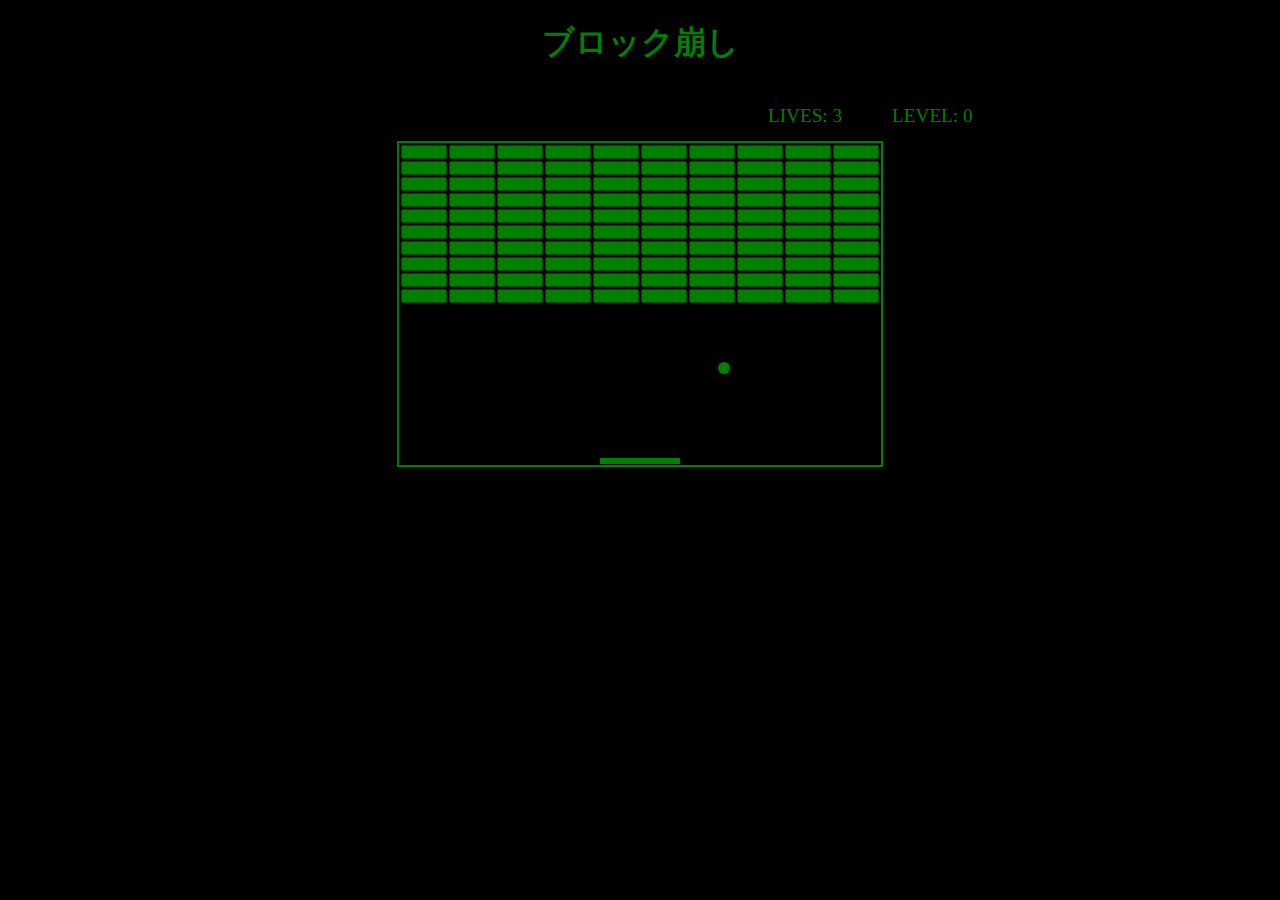
<file: projects/building-block-scrabble/index.html>
<!DOCTYPE html>
<html lang="en">
<head>
    <meta charset="UTF-8">
    <meta name="viewport" content="width=device-width, initial-scale=1.0">
    <title>Building block scrabble</title>
    <link rel="stylesheet" href="style.css">
    <link rel="shortcut icon" href="../icon.ico" type="image/x-icon">
</head>
<body>
    <h1 class="title">ブロック崩し</h1>
    <br>
    <div class="status">
        LIVES:&nbsp;
        <div id="lives">3</div>
        <div style="width: 50px;"></div>
        LEVEL:&nbsp;
        <div id="level">0</div>
    </div>
    <br><br>
    <canvas class="canvas" id="canvas" width="480" height="320"></canvas>
    <script src="script.js"></script>
</body>
</html>
</file>
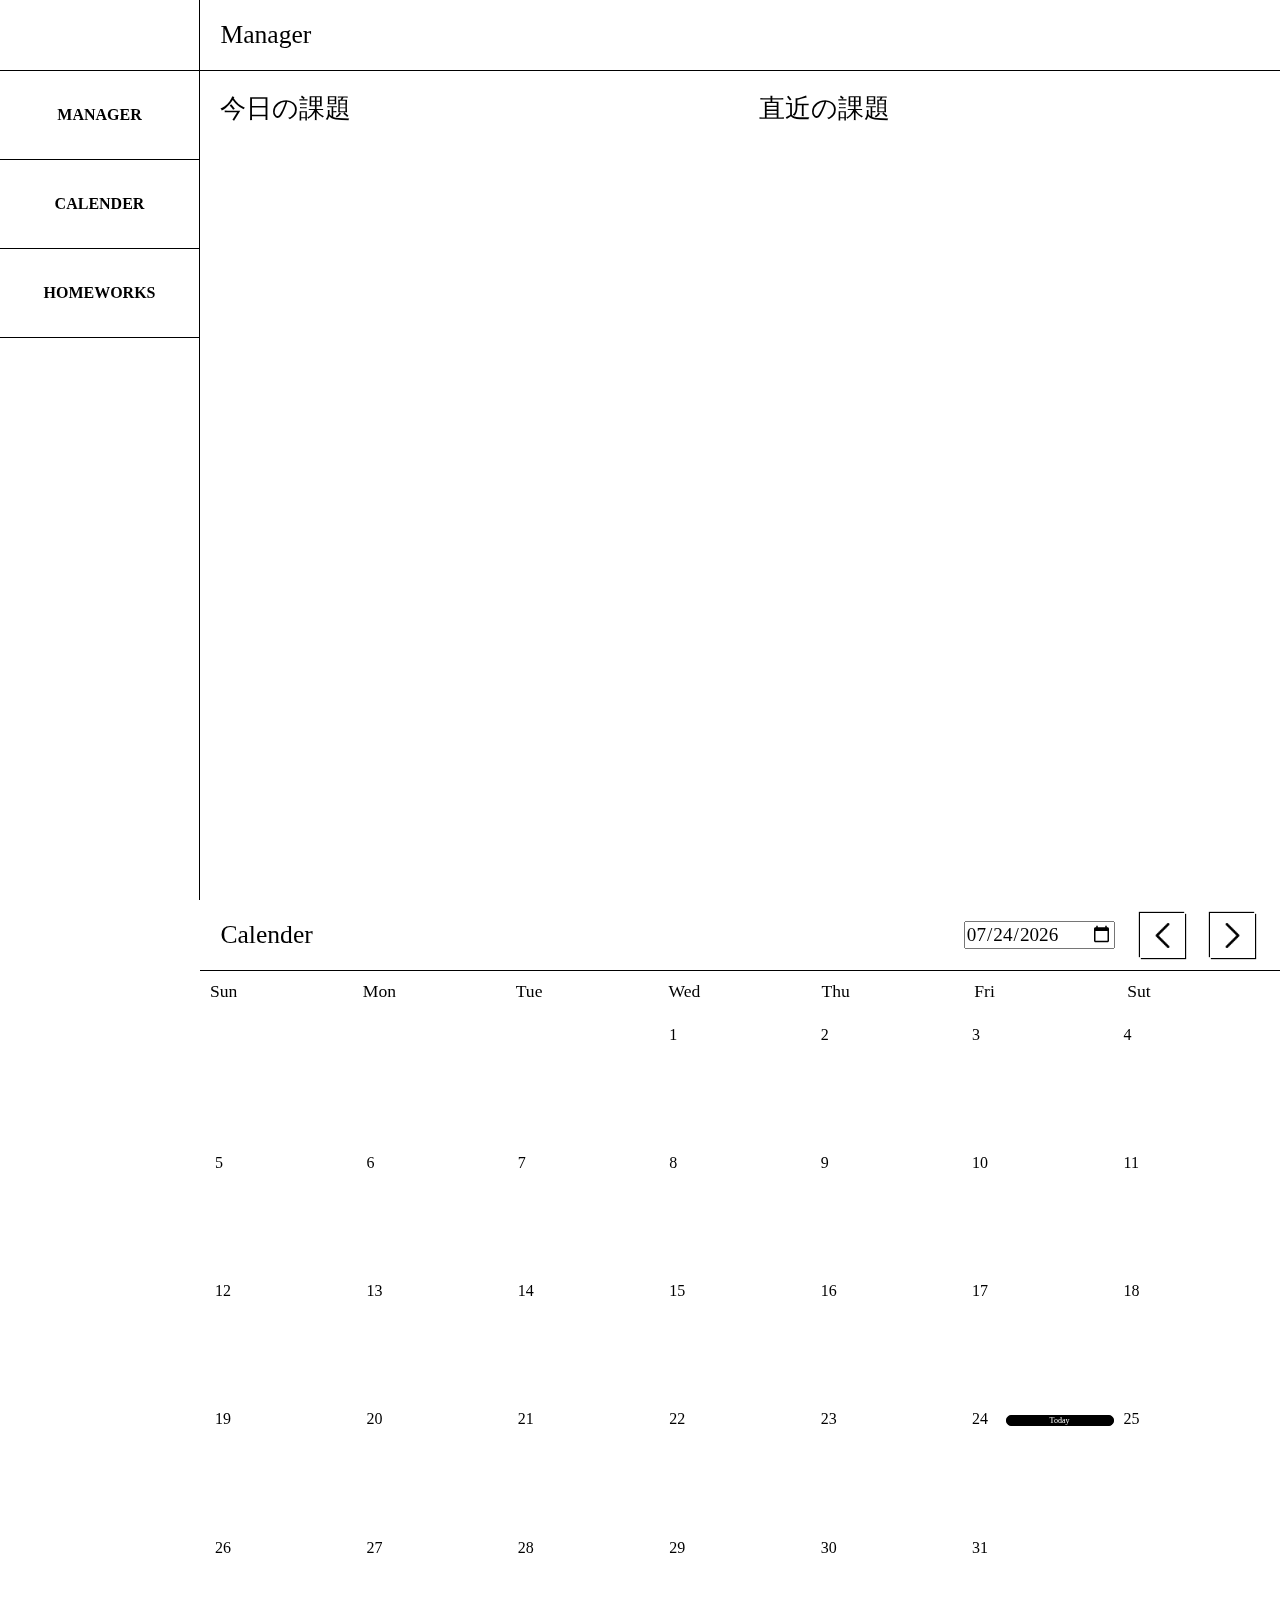
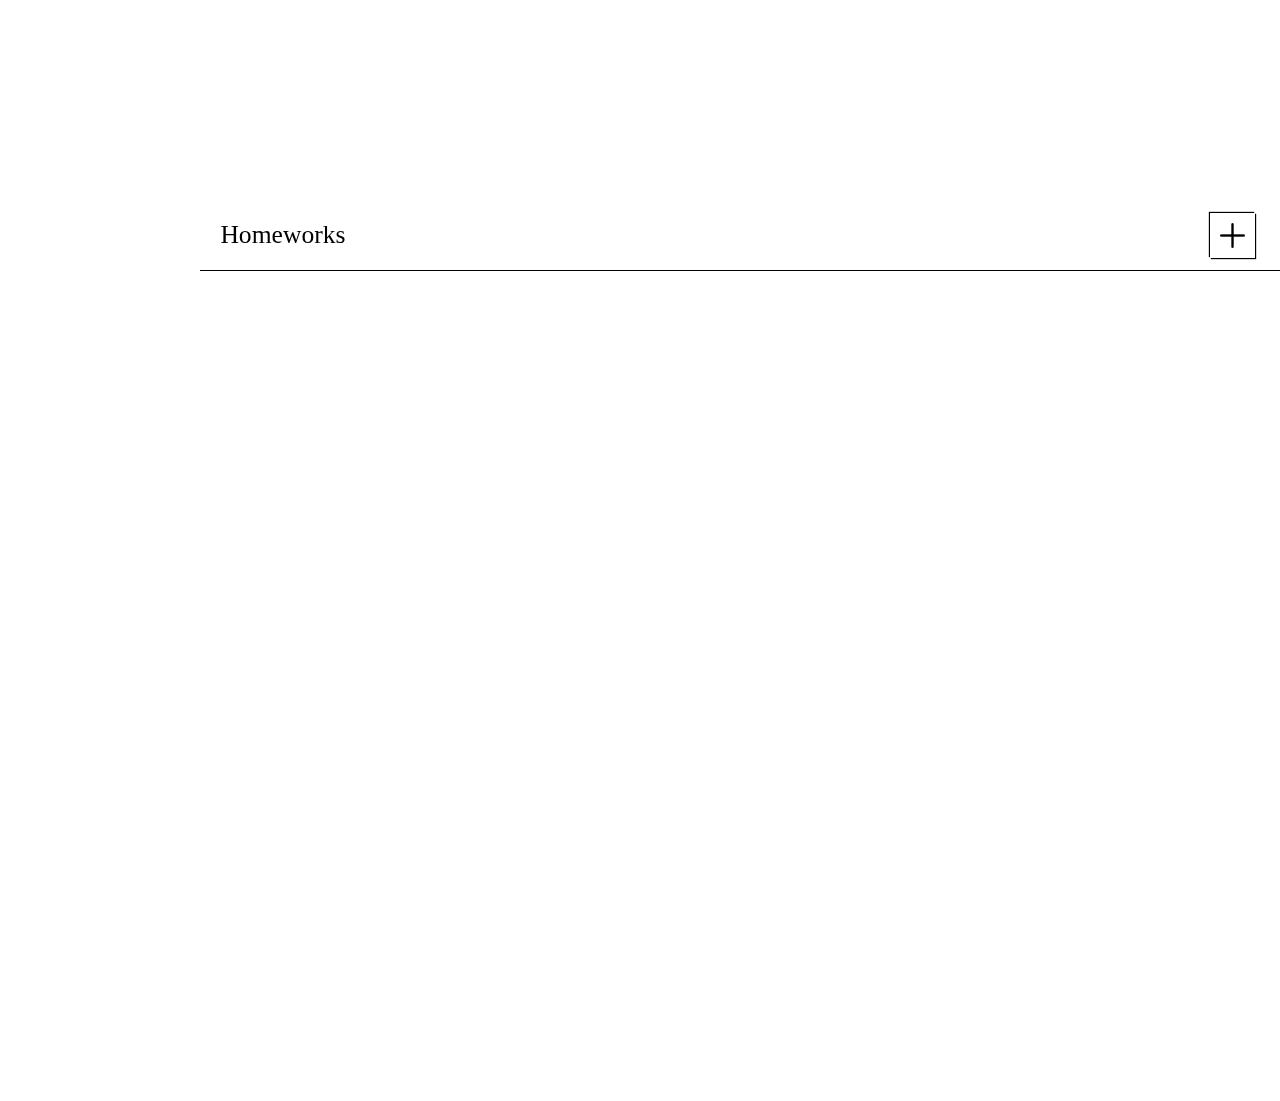
<file: projects/report-manager/index.html>
<!DOCTYPE html>
<html lang="en">
<head>
    <meta charset="UTF-8">
    <meta name="viewport" content="width=device-width, initial-scale=1.0">
    <title>Homework Manager</title>
    <link rel="stylesheet" href="style.css">
</head>
<body>
    <nav>
        <a href="#manager"><li>MANAGER</li></a>
        <a href="#calender"><li>CALENDER</li></a>
        <a href="#homeworks"><li>HOMEWORKS</li></a>
        <li></li>
    </nav>

    <section id="manager">
        <header>
            <div class="title">Manager</div>
        </header>
        
        <main>
            <div>
                <p class="title">今日の課題</p>
                <ul id="today-homework"></ul>
            </div>

            <div>
                <p class="title">直近の課題</p>
                <ul id="near-day-homework"></ul>
            </div>
        </main>
    </section>

    <section id="calender">
        <header>
            <div class="title">Calender</div>
            <div class="operation-bar">
                <input type="date" id="calender-input">
                <img onclick="changeMonth(-1)" src="img_s/back.png" alt="month to back">
                <img onclick="changeMonth(1)" src="img_s/fd.png" alt="month to followed">
            </div>
        </header>
        
        <main>
            <div class="day-container">
                <div class="day">Sun</div>
                <div class="day">Mon</div>
                <div class="day">Tue</div>
                <div class="day">Wed</div>
                <div class="day">Thu</div>
                <div class="day">Fri</div>
                <div class="day">Sut</div>
            </div>
            <div class="calender">

            </div>
        </main>
    </section>

    <section id="homeworks">
        <header>
            <div class="title">Homeworks</div>
            <div class="operation-bar">
                <img src="img_s/add.png" alt="add new homework" onclick="addHomeWork()">
            </div>
        </header>
        
        <main>
            <ul id="homework-list">
            </ul>
        </main>
    </section>

    <script src="script.js"></script>
</body>
</html>
</file>
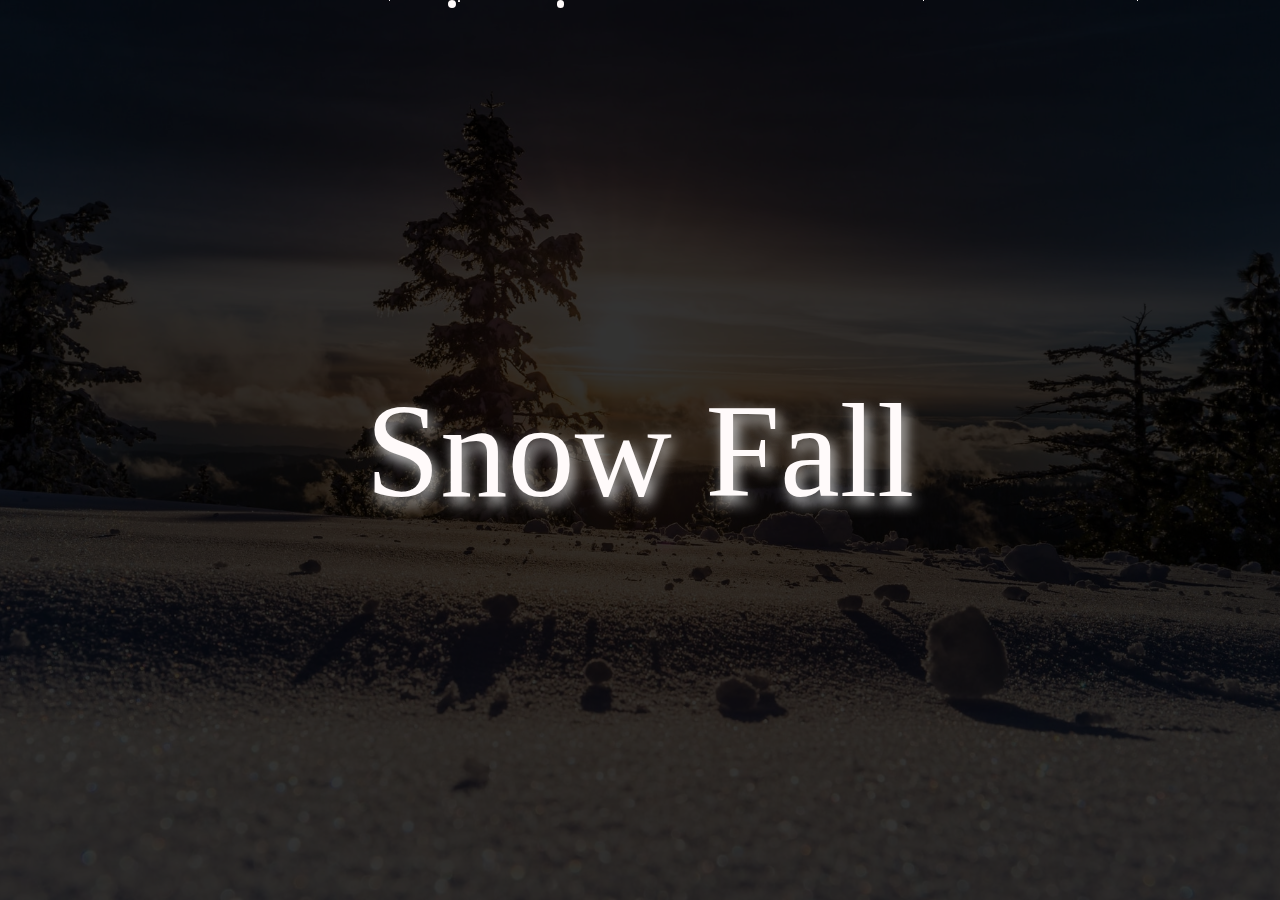
<file: projects/snow-fall-site/index.html>
<!DOCTYPE html>
<html lang="en">
<head>
    <meta charset="UTF-8">
    <meta name="viewport" content="width=device-width, initial-scale=1.0">
    <title>Snow Fall</title>
    <link rel="stylesheet" href="style.css">
</head>
<body>
    <div class="snow-container">
        <div class="title">Snow Fall</div>
    </div>
    <script src="script.js"></script>
</body>
</html>
</file>
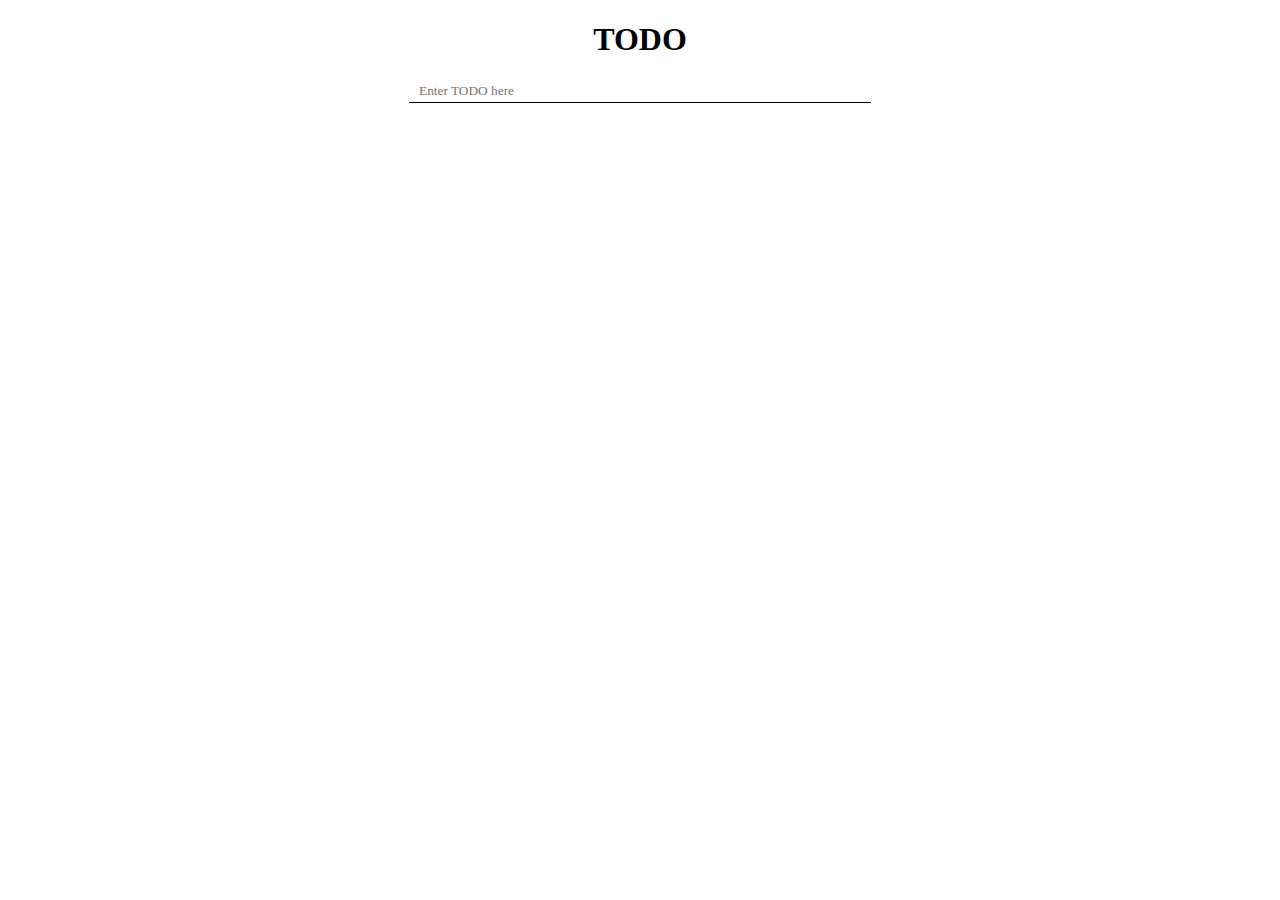
<file: projects/todo-app/index.html>
<!DOCTYPE html>
<html lang="en">
<head>
    <meta charset="UTF-8">
    <meta name="viewport" content="width=device-width, initial-scale=1.0">
    <title>TODO</title>
    <link rel="stylesheet" href="style.css">
    <link rel="shortcut icon" href="../icon.ico" type="image/x-icon">
</head>
<body>
    <h1 class="title">TODO</h1>
    <form action="" id="form">
        <input type="text" class="list" id="input" autocomplete="off" placeholder="Enter TODO here">
    </form>
    <br>
    <ul class="list-container" id="list-container"></ul>
    <script src="script.js"></script>
</body>
</html>
</file>
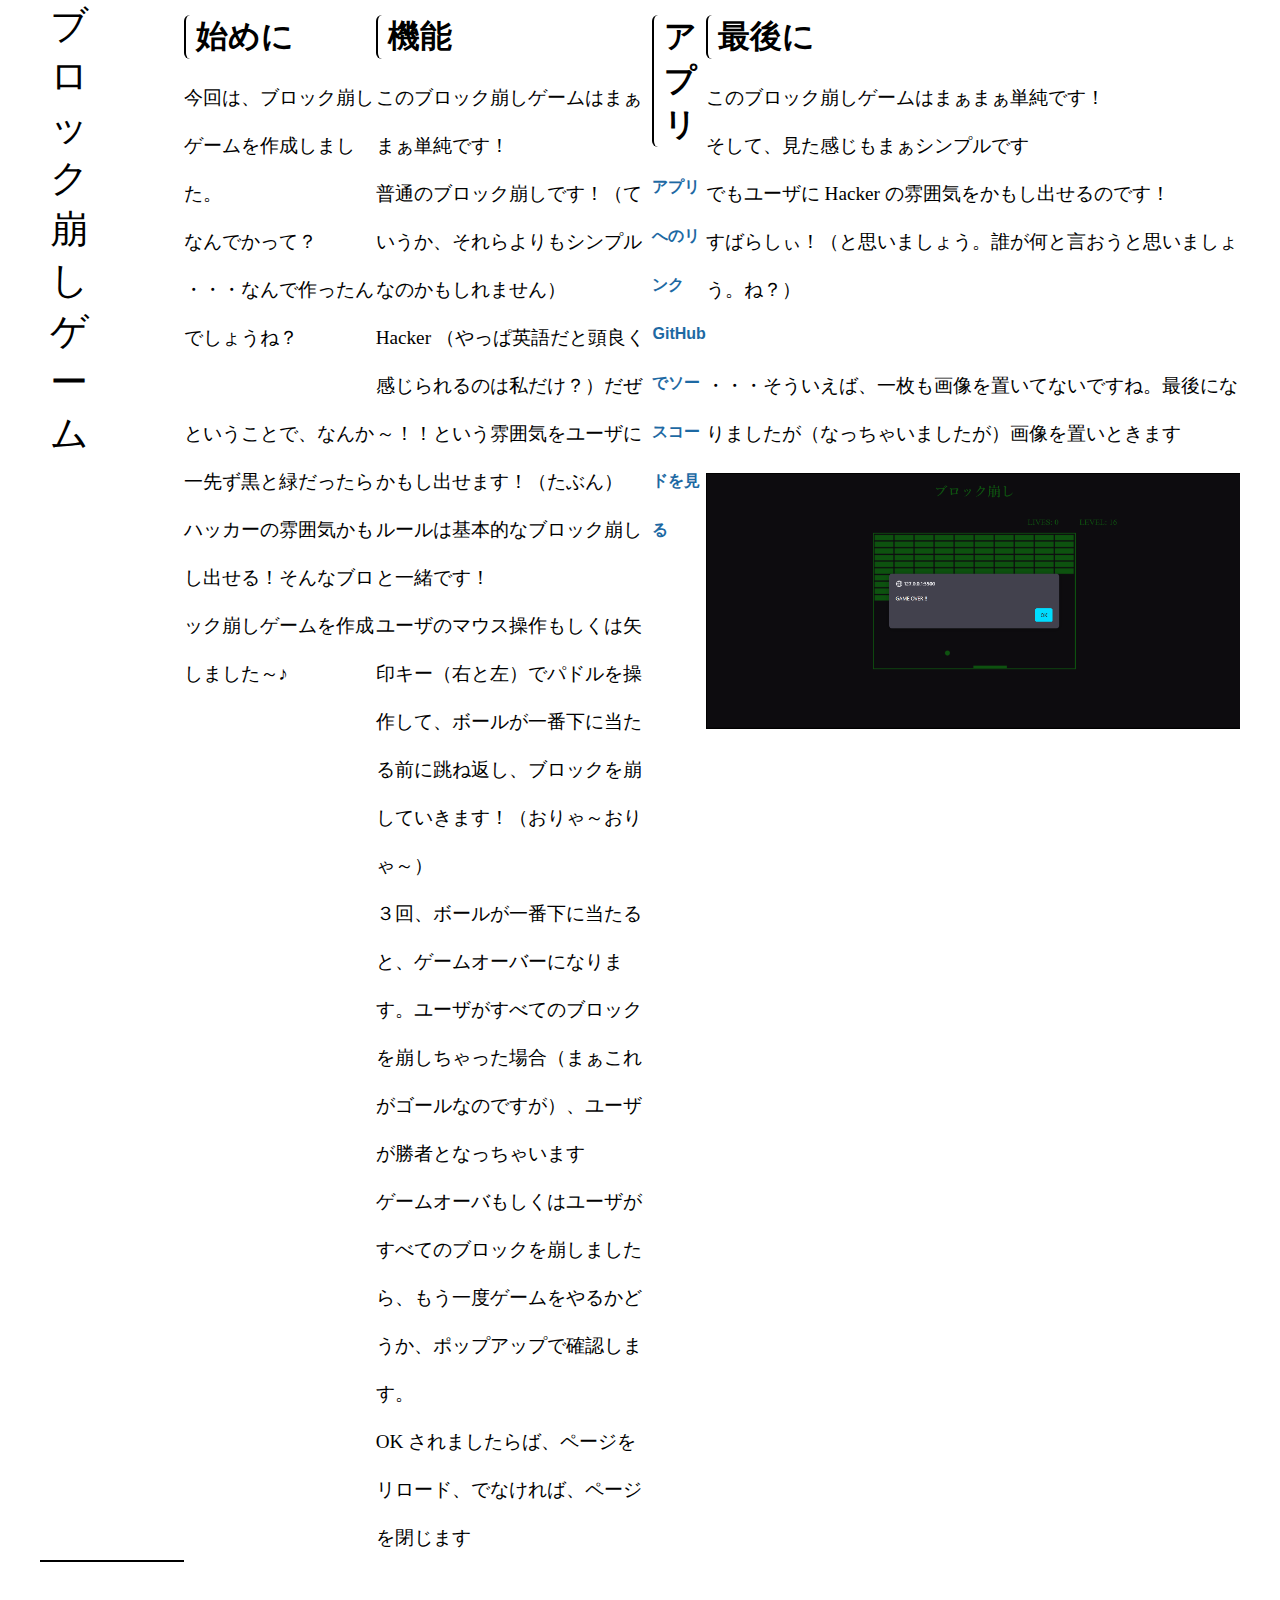
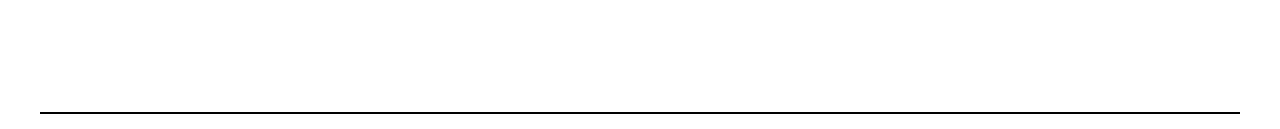
<file: projects/building-block-scrabble/blog.html>
<!DOCTYPE html>
<html lang="en">
<head>
    <meta charset="UTF-8">
    <meta name="viewport" content="width=device-width, initial-scale=1.0">
    <title>ブロック崩しゲーム</title>
    <link rel="stylesheet" href="../style.css">
    <link rel="shortcut icon" href="../icon.ico" type="image/x-icon">
</head>
<body>
    <main>
        <div class="title">ブロック崩しゲーム</div>
        <section>
            <h1>始めに</h1>
            <p>
                今回は、ブロック崩しゲームを作成しました。<br>
                なんでかって？<br>
                ・・・なんで作ったんでしょうね？<br>
                <br>
                ということで、なんか一先ず黒と緑だったらハッカーの雰囲気かもし出せる！そんなブロック崩しゲームを作成しました～♪
            </p>
        </section>
        <section>
            <h1>機能</h1>
            <p>
                このブロック崩しゲームはまぁまぁ単純です！<br>
                普通のブロック崩しです！（ていうか、それらよりもシンプルなのかもしれません）<br>
                Hacker （やっぱ英語だと頭良く感じられるのは私だけ？）だぜ～！！という雰囲気をユーザにかもし出せます！（たぶん）<br>
                ルールは基本的なブロック崩しと一緒です！<br>
                ユーザのマウス操作もしくは矢印キー（右と左）でパドルを操作して、ボールが一番下に当たる前に跳ね返し、ブロックを崩していきます！（おりゃ～おりゃ～）<br>
                ３回、ボールが一番下に当たると、ゲームオーバーになります。ユーザがすべてのブロックを崩しちゃった場合（まぁこれがゴールなのですが）、ユーザが勝者となっちゃいます<br>
                ゲームオーバもしくはユーザがすべてのブロックを崩しましたら、もう一度ゲームをやるかどうか、ポップアップで確認します。<br>
                OK されましたらば、ページをリロード、でなければ、ページを閉じます
            </p>
        </section>
        <section>
            <h1>アプリ</h1>
            <p>
                <a href="index.html">アプリへのリンク</a><br>
                <a href="https://github.com/chi1180/my-site/tree/main/projects/building-block-scrabble">GitHubでソースコードを見る</a><br>
            </p>
        </section>
        <section>
            <h1>最後に</h1>
            <p>
                このブロック崩しゲームはまぁまぁ単純です！<br>
                そして、見た感じもまぁシンプルです<br>
                でもユーザに Hacker の雰囲気をかもし出せるのです！<br>
                すばらしぃ！（と思いましょう。誰が何と言おうと思いましょう。ね？）<br>
                <br>
                ・・・そういえば、一枚も画像を置いてないですね。最後になりましたが（なっちゃいましたが）画像を置いときます
                <img src="img_s/building-bricks-scrabble-end.png" alt="building bricks scrabble end">
            </p>
        </section>
    </main>
    <script src="../script.js"></script>
</body>
</html>
</file>
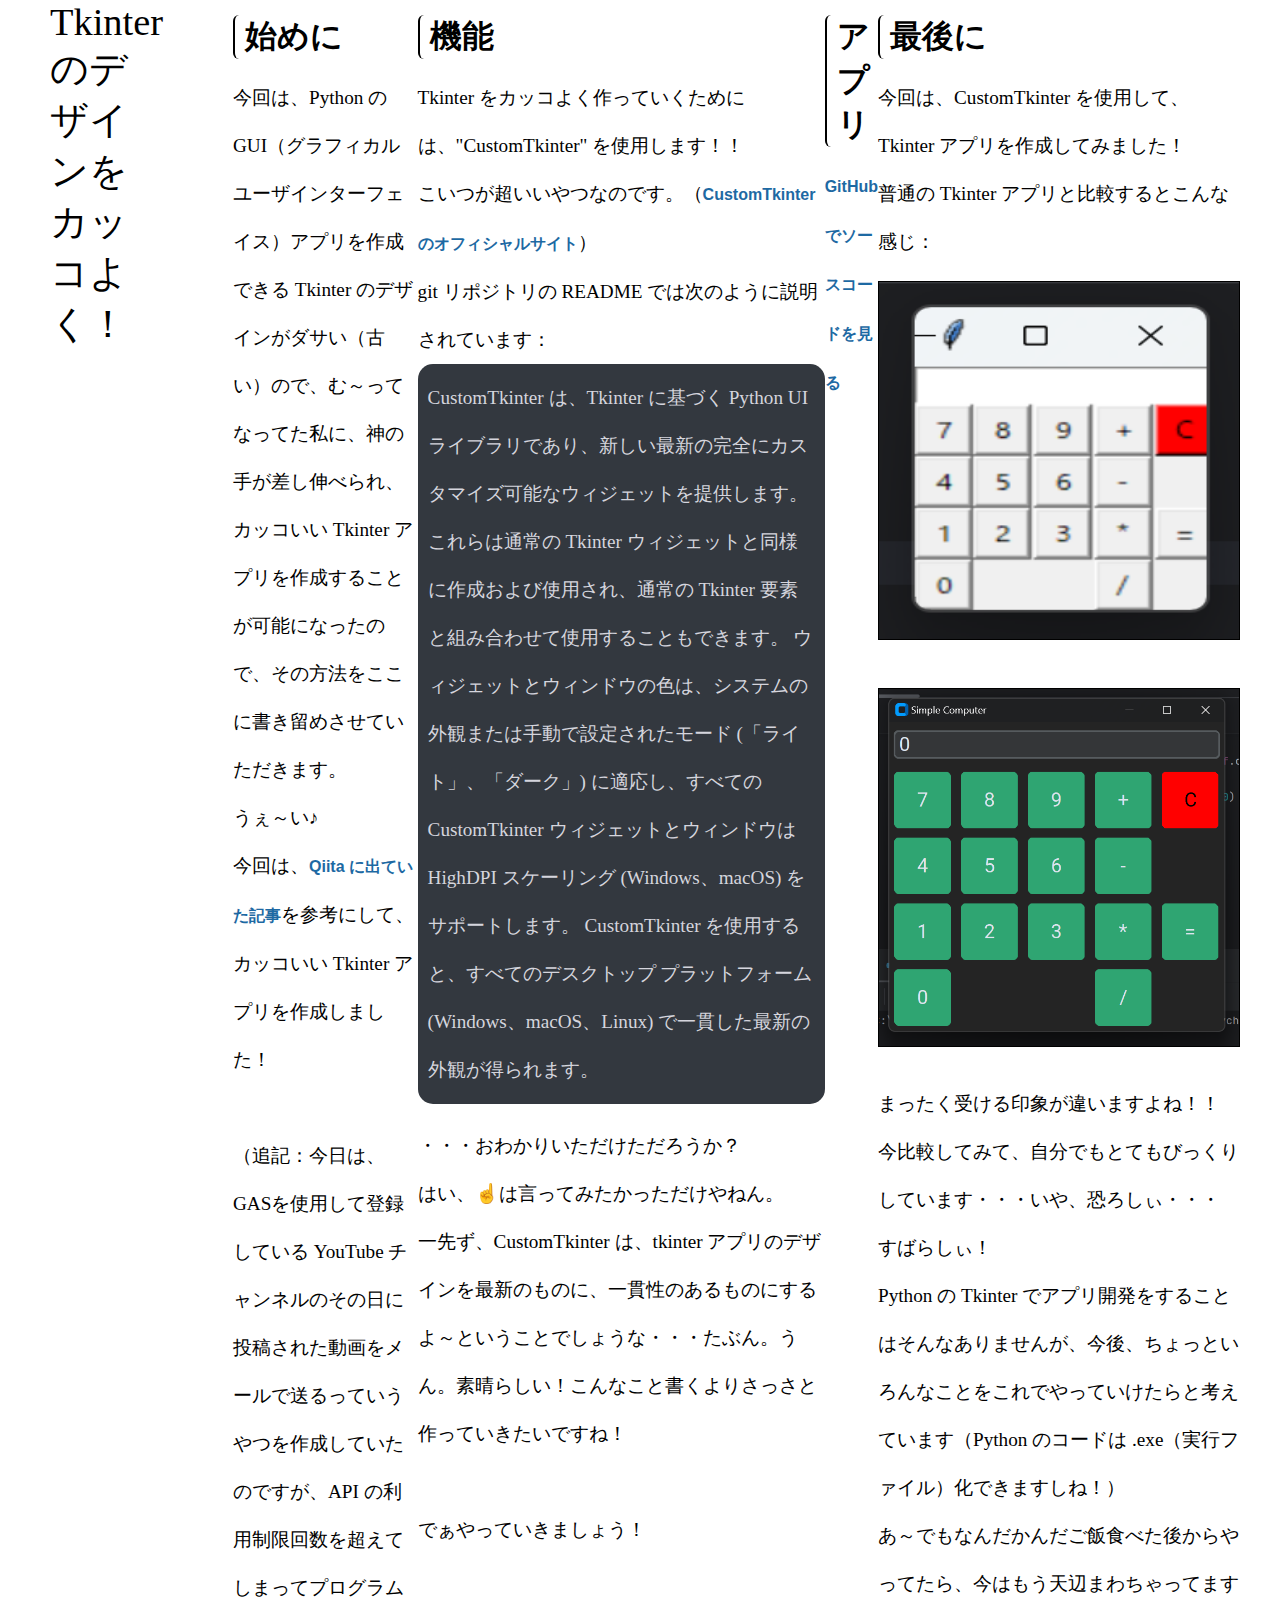
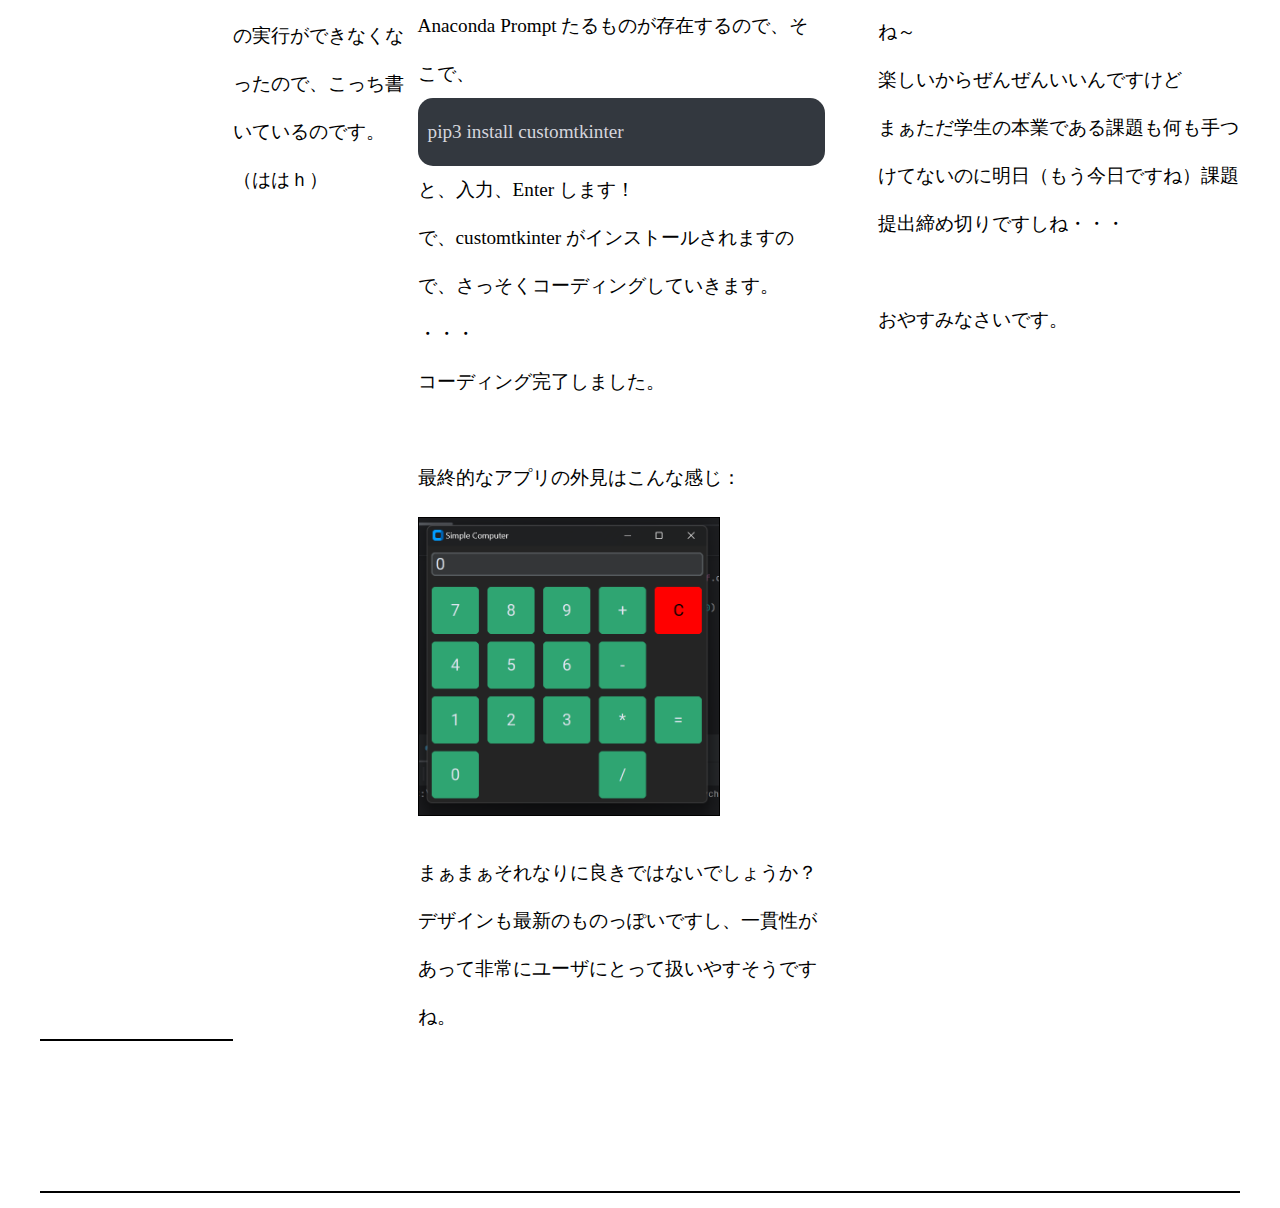
<file: projects/custom tkinter/blog.html>
<!DOCTYPE html>
<html lang="en">
<head>
    <meta charset="UTF-8">
    <meta name="viewport" content="width=device-width, initial-scale=1.0">
    <title>Tkinter のデザインをカッコよく！</title>
    <link rel="stylesheet" href="../style.css">
    <link rel="shortcut icon" href="../icon.ico" type="image/x-icon">
</head>
<body>
    <main>
        <div class="title">Tkinter のデザインをカッコよく！</div>
        <section>
            <h1>始めに</h1>
            <p>
                今回は、Python の GUI（グラフィカルユーザインターフェイス）アプリを作成できる Tkinter のデザインがダサい（古い）ので、む～ってなってた私に、神の手が差し伸べられ、カッコいい Tkinter アプリを作成することが可能になったので、その方法をここに書き留めさせていただきます。<br>
                うぇ～い♪<br>
                今回は、<a href="https://qiita.com/key353/items/e59927dcf20916f9d4ac">Qiita に出ていた記事</a>を参考にして、カッコいい Tkinter アプリを作成しました！<br>
                <br>
                （追記：今日は、GASを使用して登録している YouTube チャンネルのその日に投稿された動画をメールで送るっていうやつを作成していたのですが、API の利用制限回数を超えてしまってプログラムの実行ができなくなったので、こっち書いているのです。（ははｈ）
            </p>
        </section>
        <section>
            <h1>機能</h1>
            <p>
                Tkinter をカッコよく作っていくためには、"CustomTkinter" を使用します！！<br>
                こいつが超いいやつなのです。（<a href="https://customtkinter.tomschimansky.com/">CustomTkinter のオフィシャルサイト</a>）<br>
                git リポジトリの README では次のように説明されています：
            </p>
            <div class="description">
                <p>
                    CustomTkinter は、Tkinter に基づく Python UI ライブラリであり、新しい最新の完全にカスタマイズ可能なウィジェットを提供します。  これらは通常の Tkinter ウィジェットと同様に作成および使用され、通常の Tkinter 要素と組み合わせて使用​​することもできます。  ウィジェットとウィンドウの色は、システムの外観または手動で設定されたモード (「ライト」、「ダーク」) に適応し、すべての CustomTkinter ウィジェットとウィンドウは HighDPI スケーリング (Windows、macOS) をサポートします。  CustomTkinter を使用すると、すべてのデスクトップ プラットフォーム (Windows、macOS、Linux) で一貫した最新の外観が得られます。
                </p>
            </div>
            <br>
            <p>
                ・・・おわかりいただけただろうか？<br>
                はい、☝は言ってみたかっただけやねん。<br>
                一先ず、CustomTkinter は、tkinter アプリのデザインを最新のものに、一貫性のあるものにするよ～ということでしょうな・・・たぶん。うん。素晴らしい！こんなこと書くよりさっさと作っていきたいですね！<br>
                <br>
                でぁやっていきましょう！<br>
                <br>
                Anaconda Prompt たるものが存在するので、そこで、<br>
            </p>
            <div class="description">
                <p>pip3 install customtkinter</p>
            </div>
            <p>
                と、入力、Enter します！<br>
                で、customtkinter がインストールされますので、さっそくコーディングしていきます。<br>
                ・・・<br>
                コーディング完了しました。<br>
                <br>
                最終的なアプリの外見はこんな感じ：<br>
                <img src="img_s/simple-computer.png" alt="simple computer image" style="width: 300px;"><br>
                まぁまぁそれなりに良きではないでしょうか？<br>
                デザインも最新のものっぽいですし、一貫性があって非常にユーザにとって扱いやすそうですね。
            </p>
        </section>

        <section>
            <h1>アプリ</h1>
            <p>
                <a href="https://github.com/chi1180/Tkinter-computer-by-CTk">GitHubでソースコードを見る</a><br>
            </p>
        </section>
        <section>
            <h1>最後に</h1>
            <p>
                今回は、CustomTkinter を使用して、Tkinter アプリを作成してみました！<br>
                普通の Tkinter アプリと比較するとこんな感じ：<br>
                <img src="img_s/easy-computer.png" alt="easy computer image" style="width: 360px; height: 357px;">
                <img src="img_s/simple-computer.png" alt="simple computer image" style="width: 360px;"><br>
                まったく受ける印象が違いますよね！！<br>
                今比較してみて、自分でもとてもびっくりしています・・・いや、恐ろしぃ・・・<br>
                すばらしぃ！<br>
                Python の Tkinter でアプリ開発をすることはそんなありませんが、今後、ちょっといろんなことをこれでやっていけたらと考えています（Python のコードは .exe（実行ファイル）化できますしね！）
                <br>
                あ～でもなんだかんだご飯食べた後からやってたら、今はもう天辺まわちゃってますね～<br>
                楽しいからぜんぜんいいんですけど<br>
                まぁただ学生の本業である課題も何も手つけてないのに明日（もう今日ですね）課題提出締め切りですしね・・・<br>
                <br>
                おやすみなさいです。
            </p>
        </section>
    </main>
    <script src="../script.js"></script>
</body>
</html>
</file>
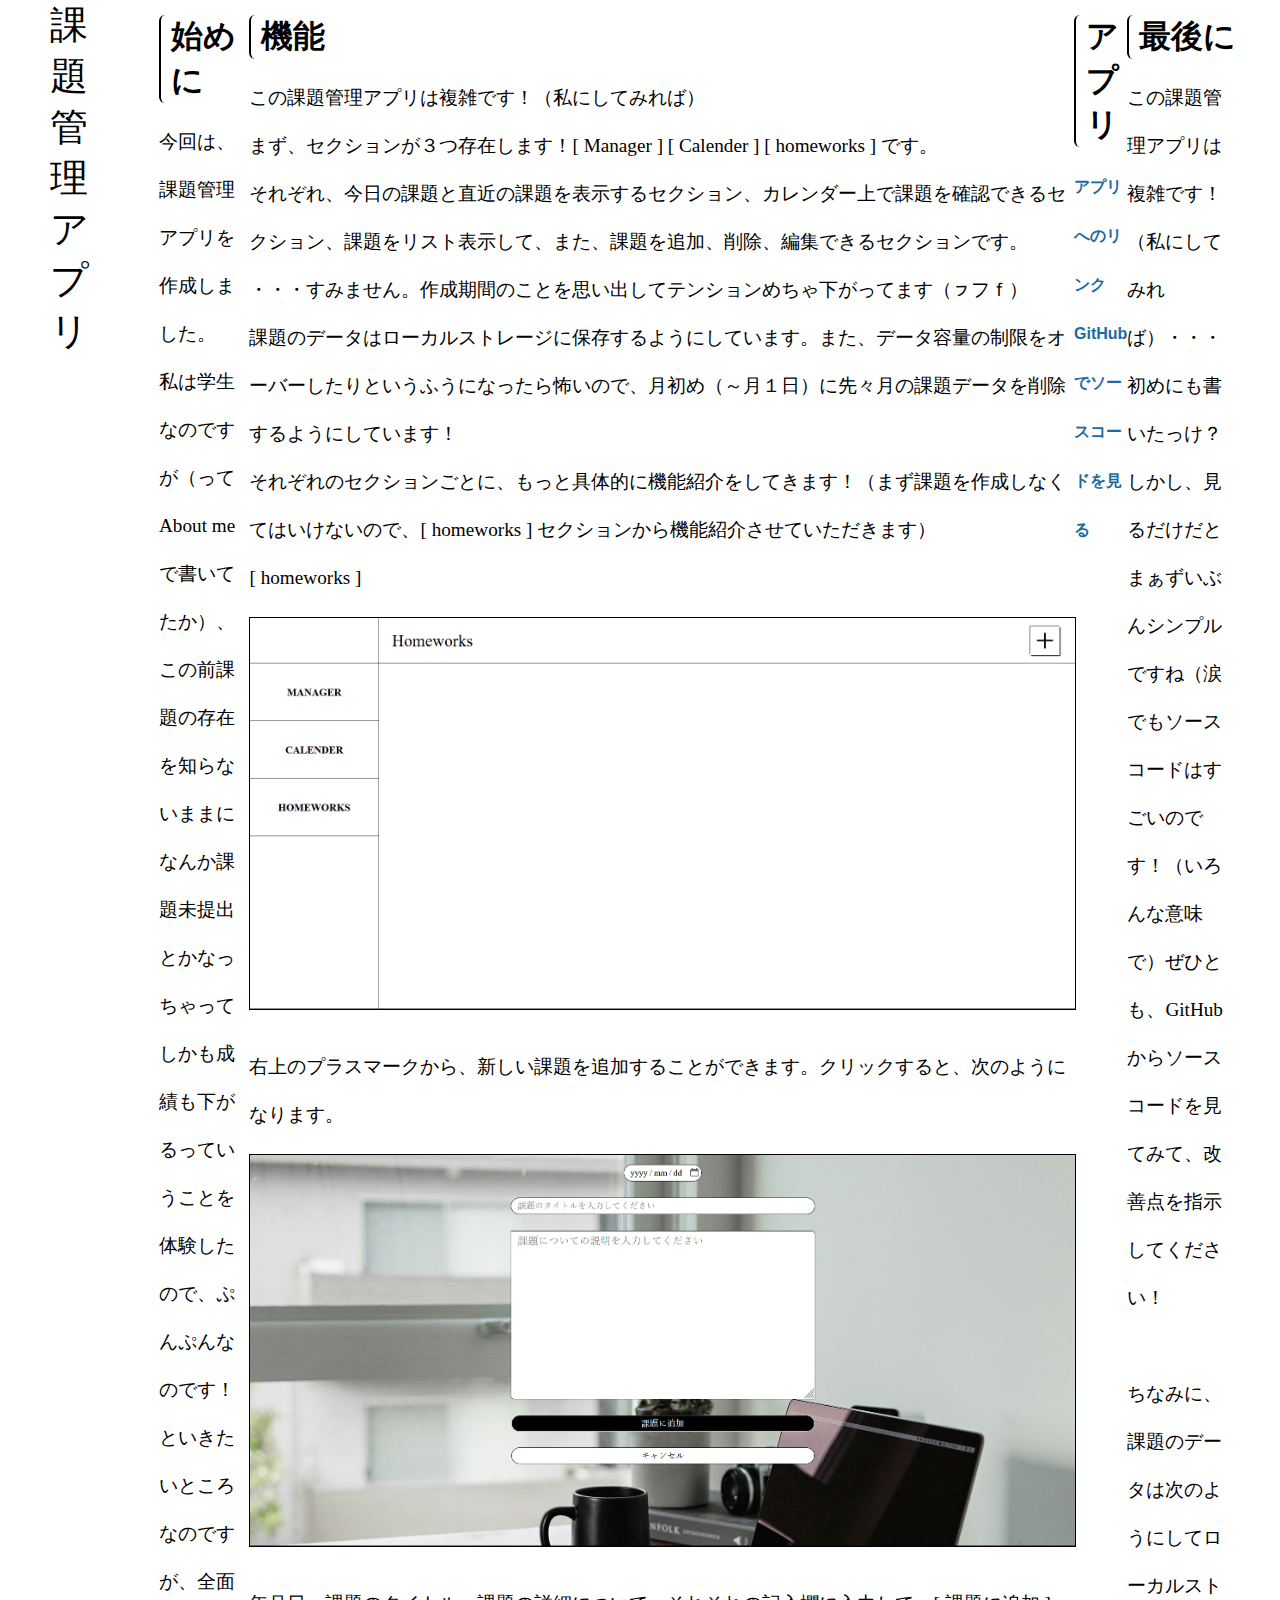
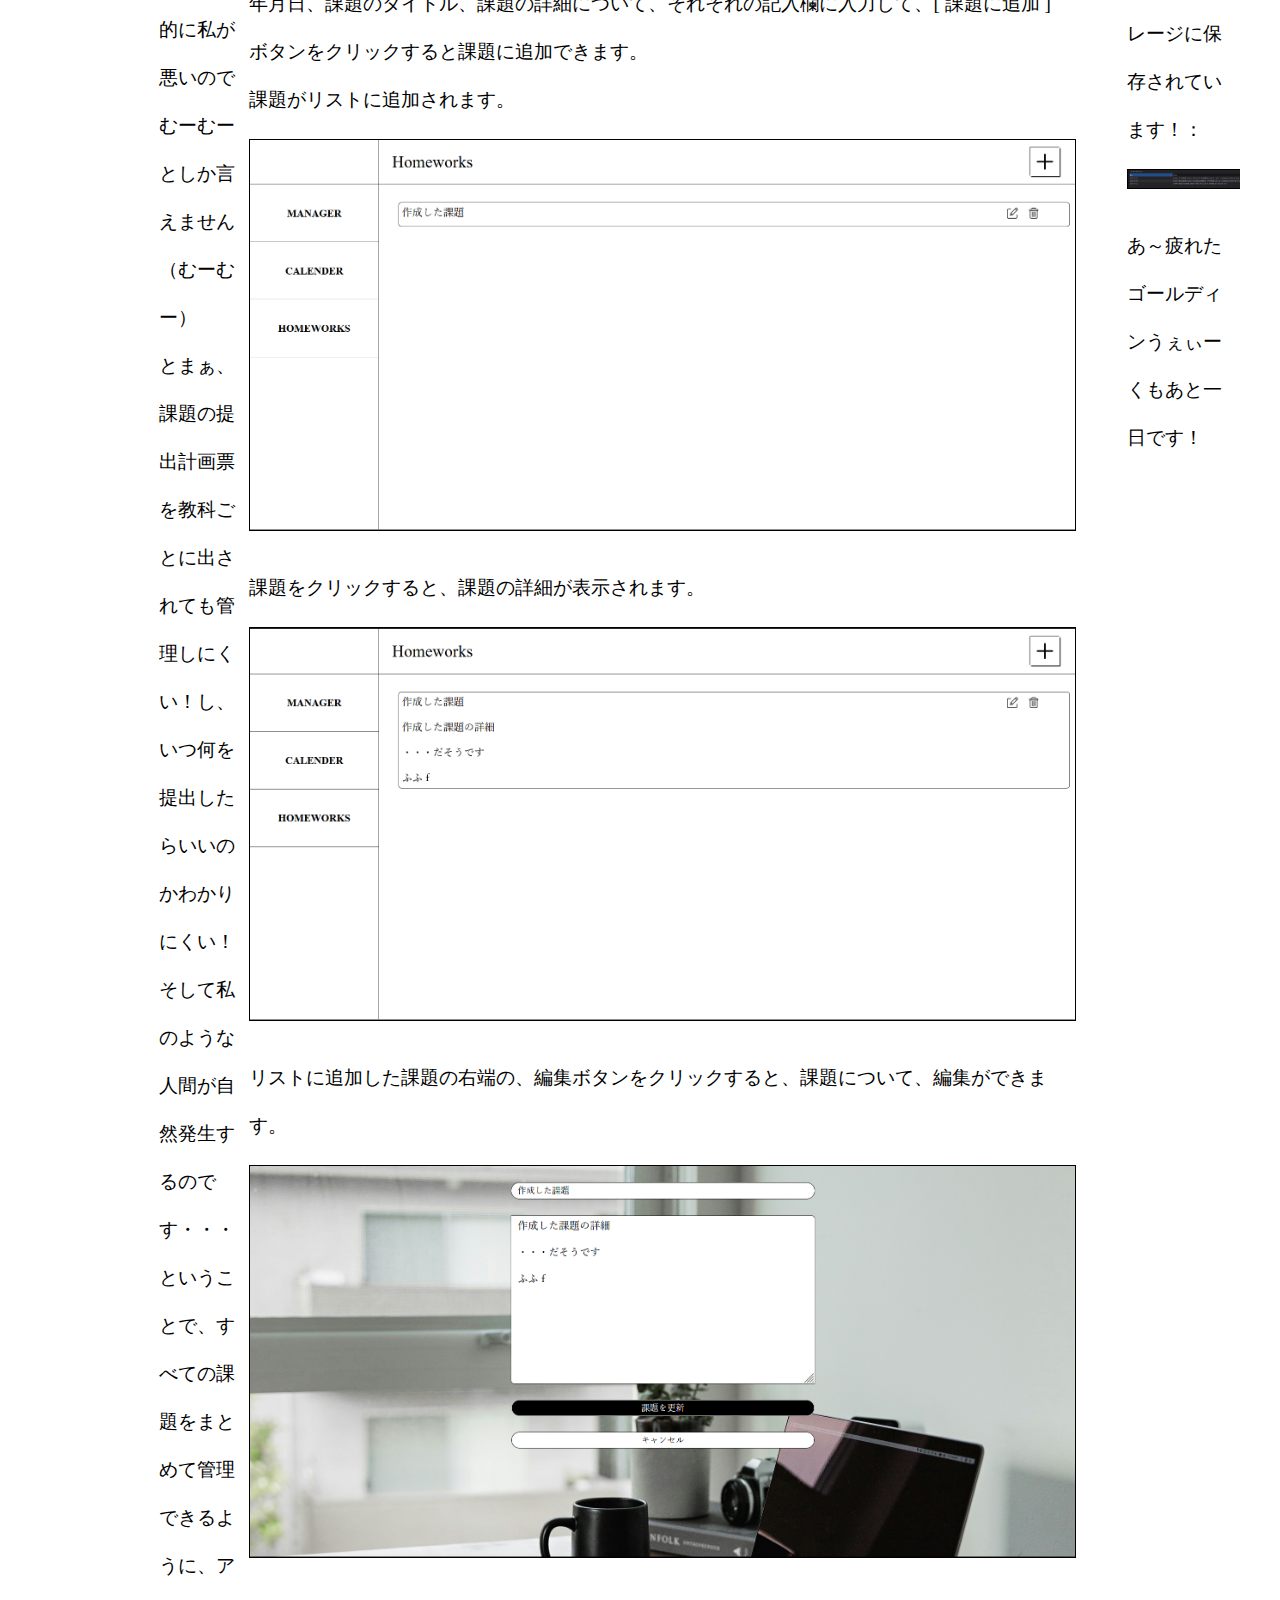
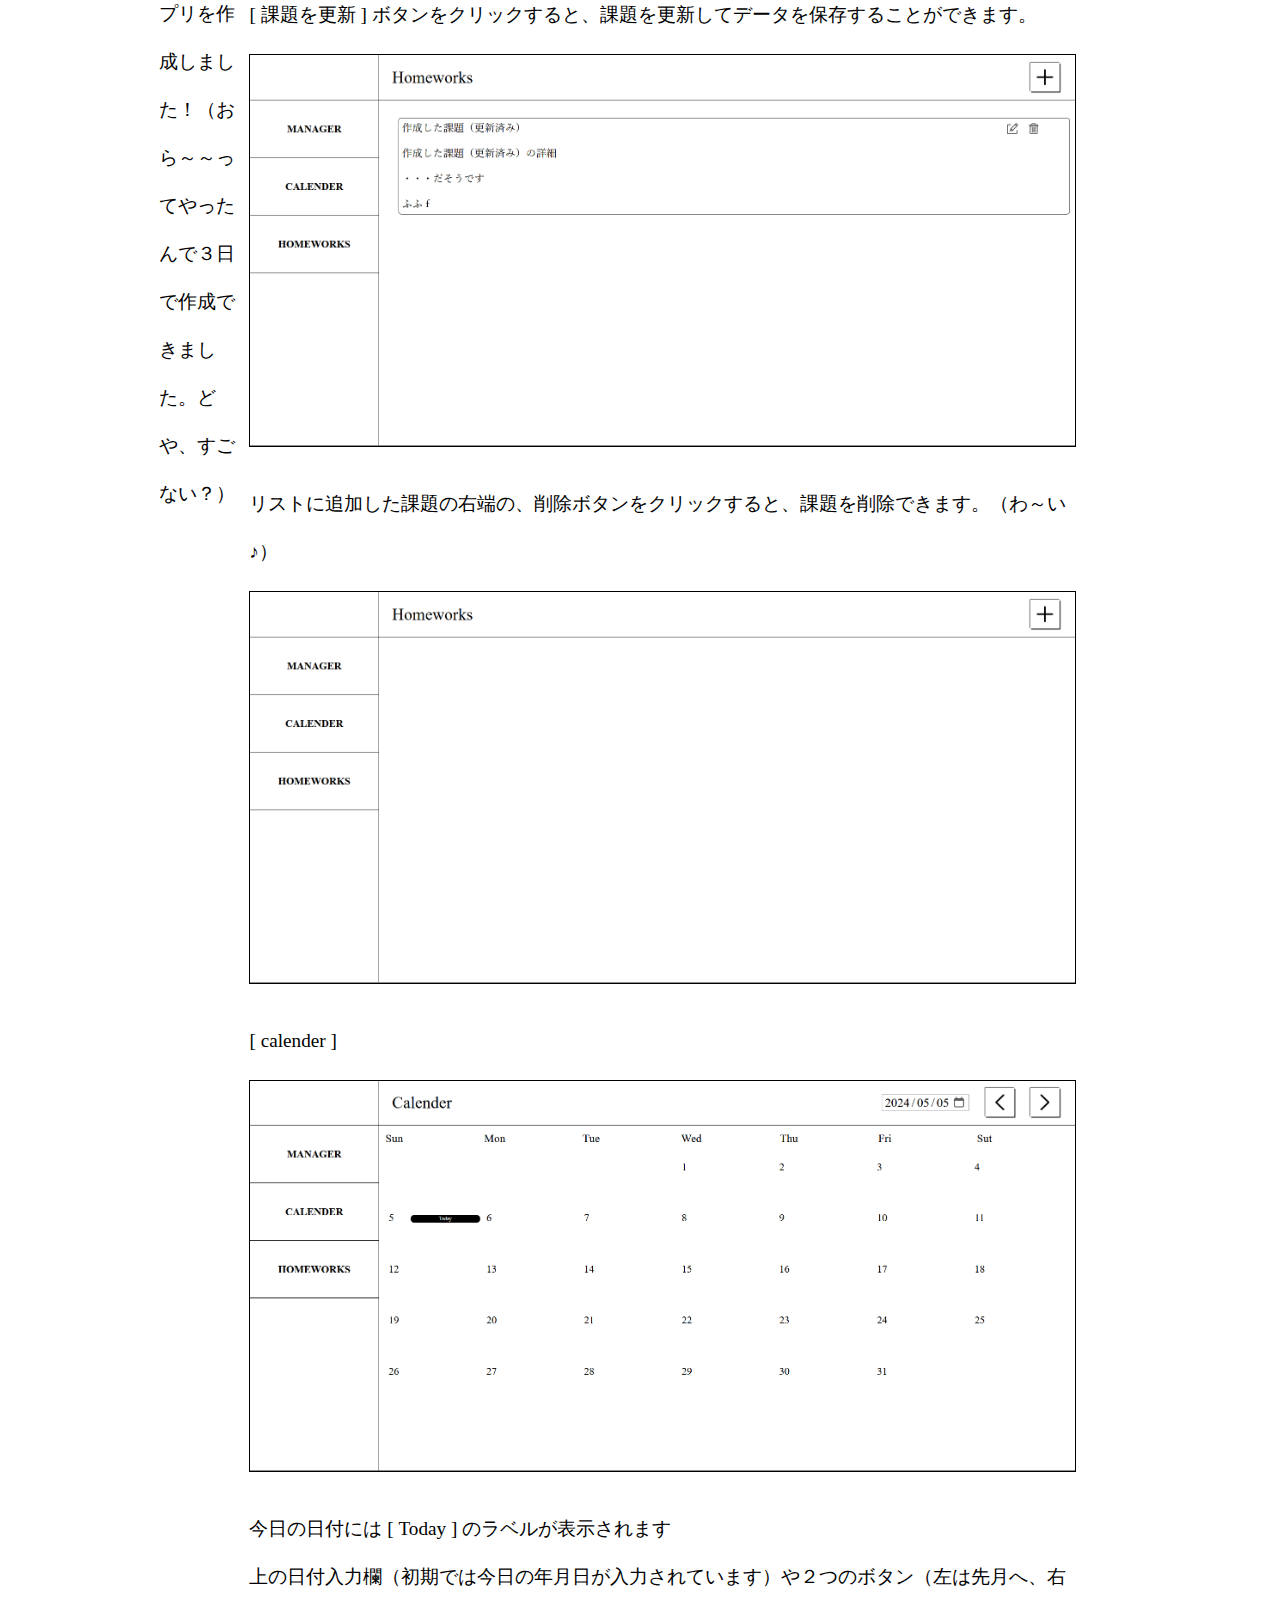
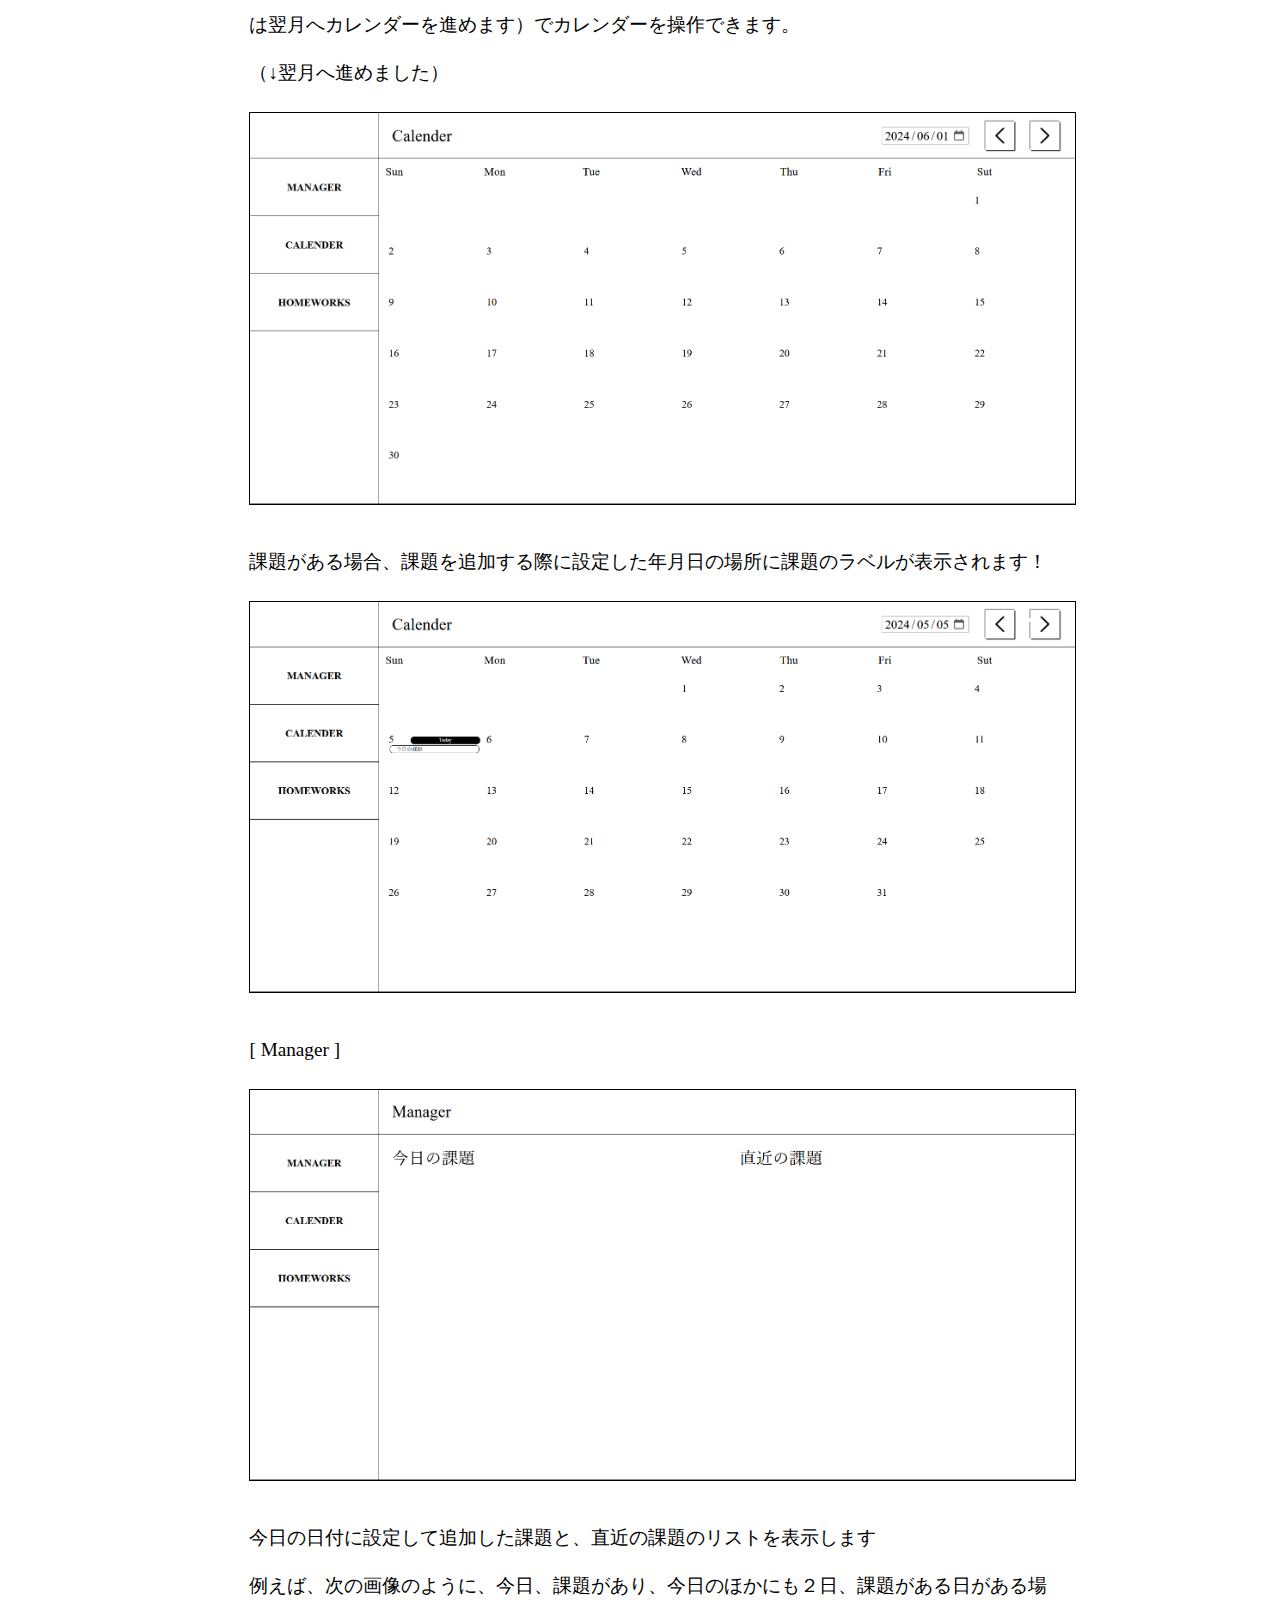
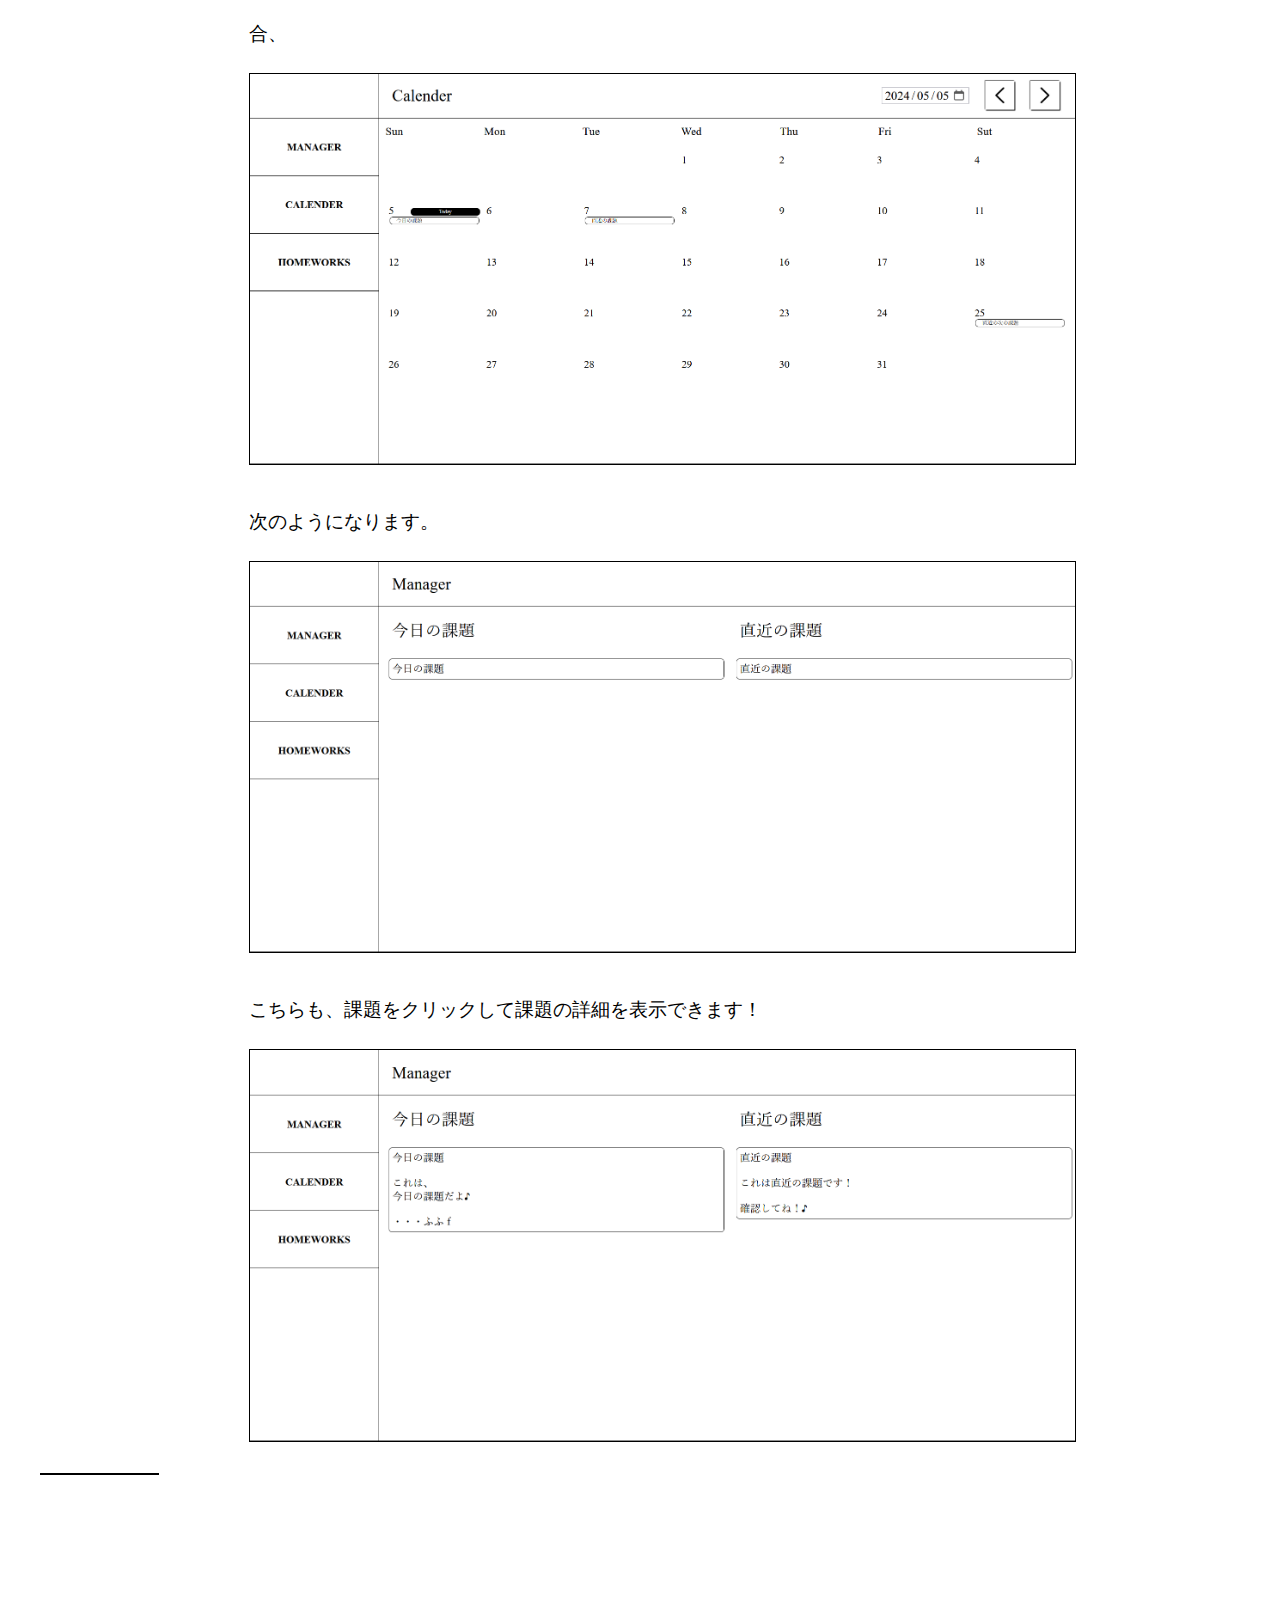
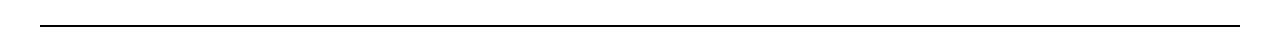
<file: projects/report-manager/blog.html>
<!DOCTYPE html>
<html lang="en">
<head>
    <meta charset="UTF-8">
    <meta name="viewport" content="width=device-width, initial-scale=1.0">
    <title>課題管理アプリ</title>
    <link rel="stylesheet" href="../style.css">
    <link rel="shortcut icon" href="../icon.ico" type="image/x-icon">
</head>
<body>
    <main>
        <div class="title">課題管理アプリ</div>
        <section>
            <h1>始めに</h1>
            <p>
                今回は、課題管理アプリを作成しました。<br>
                私は学生なのですが（ってAbout me で書いてたか）、この前課題の存在を知らないままになんか課題未提出とかなっちゃってしかも成績も下がるっていうことを体験したので、ぷんぷんなのです！<br>
                といきたいところなのですが、全面的に私が悪いのでむーむーとしか言えません（むーむー）<br>
                とまぁ、課題の提出計画票を教科ごとに出されても管理しにくい！し、いつ何を提出したらいいのかわかりにくい！<br>
                そして私のような人間が自然発生するのです・・・<br>
                ということで、すべての課題をまとめて管理できるように、アプリを作成しました！（おら～～ってやったんで３日で作成できました。どや、すごない？）
            </p>
        </section>
        <section>
            <h1>機能</h1>
            <p>
                この課題管理アプリは複雑です！（私にしてみれば）<br>
                まず、セクションが３つ存在します！[ Manager ] [ Calender ] [ homeworks ] です。<br>
                それぞれ、今日の課題と直近の課題を表示するセクション、カレンダー上で課題を確認できるセクション、課題をリスト表示して、また、課題を追加、削除、編集できるセクションです。<br>
                ・・・すみません。作成期間のことを思い出してテンションめちゃ下がってます（ㇷフｆ）<br>
                課題のデータはローカルストレージに保存するようにしています。また、データ容量の制限をオーバーしたりというふうになったら怖いので、月初め（～月１日）に先々月の課題データを削除するようにしています！<br>
                それぞれのセクションごとに、もっと具体的に機能紹介をしてきます！（まず課題を作成しなくてはいけないので、[ homeworks ] セクションから機能紹介させていただきます）<br>
                [ homeworks ]
                <img src="img_s/sec-homework.png" alt="homework section image">
                右上のプラスマークから、新しい課題を追加することができます。クリックすると、次のようになります。
                <img src="img_s/add-homeworkd.png" alt="add homework image">
                年月日、課題のタイトル、課題の詳細について、それそれの記入欄に入力して、[ 課題に追加 ] ボタンをクリックすると課題に追加できます。<br>
                課題がリストに追加されます。
                <img src="img_s/added-homework-list.png" alt="added homework list image">
                課題をクリックすると、課題の詳細が表示されます。
                <img src="img_s/show-about-homework-list.png" alt="show about homework list image">
                リストに追加した課題の右端の、編集ボタンをクリックすると、課題について、編集ができます。    
                <img src="img_s/change-homework.png" alt="change homework image">
                [ 課題を更新 ] ボタンをクリックすると、課題を更新してデータを保存することができます。
                <img src="img_s/changed-homework.png" alt="changed homework image">
                リストに追加した課題の右端の、削除ボタンをクリックすると、課題を削除できます。（わ～い♪）
                <img src="img_s/deleted-homework.png" alt=" deleted homework image">

                [ calender ]
                <img src="img_s/sec-calender.png" alt="calender section image">
                今日の日付には [ Today ] のラベルが表示されます<br>
                上の日付入力欄（初期では今日の年月日が入力されています）や２つのボタン（左は先月へ、右は翌月へカレンダーを進めます）でカレンダーを操作できます。<br>
                （↓翌月へ進めました）
                <img src="img_s/next-month-calender.png" alt="next month calender image">
                課題がある場合、課題を追加する際に設定した年月日の場所に課題のラベルが表示されます！
                <img src="img_s/have-homework-month.png" alt="have homework month image">

                [ Manager ]
                <img src="img_s/sec-manager.png" alt="manager section image">
                今日の日付に設定して追加した課題と、直近の課題のリストを表示します<br>
                例えば、次の画像のように、今日、課題があり、今日のほかにも２日、課題がある日がある場合、
                <img src="img_s/some-homeworks-calender.png" alt=" some homeworks calender image">
                次のようになります。
                <img src="img_s/manager-created-homeworks.png" alt="manager created homeworks image">
                こちらも、課題をクリックして課題の詳細を表示できます！
                <img src="img_s/created-homework-show.png" alt="created homework show image">
            </p>
        </section>
        <section>
            <h1>アプリ</h1>
            <p>
                <a href="index.html">アプリへのリンク</a><br>
                <a href="https://github.com/chi1180/my-site/tree/main/projects/report-manager">GitHubでソースコードを見る</a><br>
            </p>
        </section>
        <section>
            <h1>最後に</h1>
            <p>
                この課題管理アプリは複雑です！（私にしてみれば）・・・初めにも書いたっけ？<br>
                しかし、見るだけだとまぁずいぶんシンプルですね（涙<br>
                でもソースコードはすごいのです！（いろんな意味で）ぜひとも、GitHub からソースコードを見てみて、改善点を指示してください！<br>
                <br>
                ちなみに、課題のデータは次のようにしてローカルストレージに保存されています！：
                <img src="img_s/localdata.png" alt="local data image">
                あ～疲れた<br>
                ゴールディンうぇぃーくもあと一日です！
            </p>
        </section>
    </main>
    <script src="../script.js"></script>
</body>
</html>
</file>
<file: projects/building-block-scrabble/style.css>
* {
    background-color: black;
    color: green;
}

.title {
    text-align: center;
}

.status {
    font-size: 1.2rem;
    display: flex;
    position: absolute;
    left: 60%;
}

.canvas {
    padding: 1px;
    border: 2px solid green;
    display: block;
    margin: auto;
}
</file>
<file: projects/report-manager/style.css>
* {
    margin: 0;
    padding: 0;
    font-family: serif;
    scroll-behavior: smooth;
    scrollbar-width: none;
}

body {
    width: 100%;
    height: 300vh;
}

nav {
    width: calc(200px - 1px);
    padding-top: 70px;
    height: calc(100vh - 70px);
    border-right: 1px solid black;
    position: sticky;
    top: 0;
    left: 0;
}

nav a {
    text-decoration: none;
    color: black;
    font-weight: 600;
    text-align: center;
}

nav li {
    width: 100%;
    padding: 35px 0;
    list-style: none;
    border-top: 1px solid black;
    transition: all 0.3s;
}

nav li:last-of-type:hover {
    background-color: white;
}

nav li:hover {
    background-color: lightgray;
}

section {
    width: calc(100% - 200px);
    height: 100vh;
    position: absolute;
    top: 0;
    right: 0;
}

section:nth-of-type(2) {
    top: 100vh;
}

section:nth-of-type(3) {
    top: 200vh;
}

section .title {
    font-size: 1.6rem;
    padding: 20.4px;
}

header {
    height: 70px;
    border-bottom: 1px solid black;
}

main {
    width: 100%;
    height: calc(100% - 70px);
}

.day-container {
    width: calc(100% - 10px);
    height: 20px;
    padding: 10px 0;
    padding-left: 10px;
    display: flex;
    align-items: center;
    justify-content: space-between;
}

.day {
    width: calc(100% / 7);
    text-align: start;
    font-size: 1.1rem;
}

#calender header {
    position: relative;
}

.operation-bar img {
    width: 25px;
    height: 25px;
    margin-left: 25px;
    padding: 10px;
    cursor: pointer;
    box-shadow: 1px 1px 1px black, -1px -1px 1px black;
}

.operation-bar:last-child {
    margin: 0 25px;
}

.operation-bar input {
    font-size: 1.2rem;
}

.operation-bar {
    position: absolute;
    top: 0;
    right: 0;
    height: 70px;
    display: flex;
    align-items: center;
}

.calender {
    width: calc(100% - 20px);
    padding: 10px;
    height: calc(100% - 61px);
}

.week {
    display: flex;
    width: 100%;
    height: calc(100% / 6);
}

.day-box {
    height: calc(100% - 10px);
    width: calc(100% / 7 - 10px);
    padding: 5px;
    transition: all 0.1s linear;
    overflow-y: scroll;
    position: relative;
}

.label {
    font-size: 50%;
    width: 90%;
    padding-left: 10px;
    margin: auto;
    height: fit-content;
    border-radius: 5px;
    border: 1px solid black;
    overflow-x: hidden;
}

.label-today {
    width: 70%;
    padding: 0;
    text-align: center;
    background-color: black;
    color: white;
    position: absolute;
    top: 10px;
    right: 5px;
}

#homeworks ul {
    width: calc(100% - 20px);
    height: calc(100% - 55px);
    overflow-y: scroll;
    padding: 10px;
    padding-top: 20px;
    margin-bottom: 25px;
}

#homeworks ul li {
    list-style: none;
    width: calc(100% - 30px);
    height: fit-content;
    padding: 5px;
    border-radius: 5px;
    border: 1px solid black;
    margin: 7px 0;
    margin-left: 20px;
    cursor: pointer;
    display: flex;
}

#homeworks ul li:hover {
    border: none;
    box-shadow: 1px 1px 1px black, -1px -1px 1px black;
}

#homeworks ul li p {
    width: calc(100% - 100px);
    height: 100%;
    overflow: hidden;
}

#homeworks ul li div img {
    width: 17px;
    height: 17px;
    padding: 3px;
    margin: 0 5px;
}

#homeworks ul li img:hover {
    box-shadow: 1px 1px 1px black, -1px -1px 1px black;
}

.back-board {
    width: 100%;
    height: 100%;
    top: 0;
    left: 0;
    position: fixed;
    background-image: url("img_s/study.jpg");
    background-size: cover;
    background-position: center;
    animation: showBackBoard 0.5s ease-in-out;
}

.back-board input:first-of-type {
    display: block;
    margin: 15px auto;
    width: 120px;
    height: 25px;
    text-align: center;
    border-radius: 25px;
    border: 1px solid black;
}

.back-board input:nth-of-type(2) {
    display: block;
    margin: 25px auto;
    width: 450px;
    height: 25px;
    padding: 0 10px;
    border-radius: 25px;
    border: 1px solid black;
}

.back-board textarea {
    display: block;
    margin: auto;
    width: 450px;
    height: 250px;
    padding: 5px 10px;
    border-radius: 0 5px 0 5px;
    border: 1px solid black;
}

.back-board button {
    width: 470px;
    height: 25px;
    display: block;
    margin: auto;
    margin-top: 25px;
    border-radius: 25px;
    border: 1px solid white;
    background-color: black;
    color: white;
    text-align: center;
    cursor: pointer;
}

.back-board button:nth-of-type(2) {
    border: 1px solid black;
    background-color: white;
    color: black;
}

@keyframes showBackBoard {
    0% {
        opacity: 0;
    }
    100% {
        opacity: 1;
    }
}

@keyframes hiddenBackBoard {
    0% {
        opacity: 1;
    }
    100% {
        opacity: 0;
    }
}

#manager main {
    display: flex;
    width: 100%;
}

#manager main div {
    width: calc(50% - 1px);
    height: calc(100% - 15px);
    margin-bottom: 15px;
    overflow-y: scroll;
}

.homework-label {
    list-style: none;
    width: calc(100% - 30px);
    height: fit-content;
    padding: 5px;
    border-radius: 5px;
    border: 1px solid black;
    margin: 7px 0;
    margin-left: 15px;
    cursor: pointer;
    overflow-x: hidden;
}
</file>
<file: projects/snow-fall-site/style.css>
* {
    margin: 0;
    padding: 0;
}

.snow-container {
    width: 100%;
    height: 100vh;
    background-image: url("img_s/snowfall.jpg");
    background-size: cover;
    background-position: center;
    position: relative;
    overflow: hidden;
}

.snow-container::after {
    position: absolute;
    width: 100%;
    height: 100vh;
    content: "";
    top: 0;
    left: 0;
    background-color: black;
    opacity: 0.8;
}

.title {
    font-size: 8.4rem;
    color: snow;
    text-shadow: 4px 7px 14px lightgray;
    position: absolute;
    top: 50%;
    left: 50%;
    transform: translate(-50%, -50%);
    z-index: 1;
}

.snow {
    background-color: snow;
    border-radius: 50%;
    position: absolute;
    animation: snowFall 10s linear;
    z-index: 1;
}

@keyframes snowFall {
    0% {
        opacity: 0;
        top: 0;
    }
    10% {
        opacity: 1;
        transform: translateX(5px);
    }
    30% {
        transform: translateX(-5px);
    }
    50% {
        transform: translateX(5px);
    }
    70% {
        transform: translateX(-5px);
    }
    90% {
        opacity: 1;
        transform: translateX(5px);
    }
    100% {
        opacity: 0;
        top: 100%;
    }
}
</file>
<file: projects/todo-app/style.css>
* {
    font-family: serif;
}

.title {
    text-align: center;
}

.list {
    list-style: none;
    width: 450px;
    height: 20px;
    border: none;
    border-bottom: 1px solid black;
    padding-left: 10px;
    display: block;
    margin: 3px auto;
}

.line {
    text-decoration-line: line-through;
    text-align: end;
}

.list-container {
    padding-left: 0;
}
</file>
<file: projects/style.css>
* {
    margin: 0;
    padding: 0;
    font-family: serif;
    scrollbar-width: none;
}

body {
    width: 1200px;
    margin: auto;
    background-color: white;
    height: fit-content;
    position: relative;
}

main {
    padding-bottom: 100px;
    border-bottom: 2px solid black;
    margin-bottom: 15px;
    display: flex;
    overflow: hidden;
    height: fit-content;
}

.article {
    padding: 25px;
    height: fit-content;
}

.left-ads {
    padding-left: 1px;
    width: 120px;
}

.left-ads * {
    width: fit-content;
}

.inline-ads {
    padding-left: 1px;
    height: 80px;
    width: calc(100% - 1px);
    overflow: hidden;
}

.inline-ads * {
    width: fit-content;
}

.title {
    font-size: 2.4rem;
    padding: 0 70px 5px 10px;
    margin-bottom: 50px;
    width: fit-content;
    border-bottom: 2px solid black;
}

section {
    margin-bottom: 50px;
}

ol, ul {
    margin-left: 35px;
    font-size: 1.2rem;
}

h1 {
    margin: 15px 0;
    padding-left: 10px;
    border-radius: 6px;
    border-left: 2px solid black;
}

p {
    font-size: 1.2rem;
    line-height: 250%;
}

img {
    width: 100%;
    margin: 15px 0;
    border: 1px solid black;
}

a {
    color: #1d69a3;
    font-size: 1rem;
    font-weight: 600;
    text-decoration-line: none;
    font-family: sans-serif;
}

a:hover {
    opacity: 0.6;
}

.description {
    font-size: 1rem;
    padding: 10px;
    border-radius: 15px;
    background-color: #33383f;
    color: #d5d5dd;
}

.code-editor {
    font-size: 1rem;
    padding: 10px;
    background-color: #25272b;
    color: #d5d5dd;
    font-family: 'Courier New', Courier, monospace;
}

@media screen and (max-width: 1200px) {
    body {
        width: 100%;
    }
}

@media screen and (max-width: 767px) {
    .left-ads {
        display: none;
    }
    .inline-ads * {
        max-width: 100%;
    }
}
</file>
